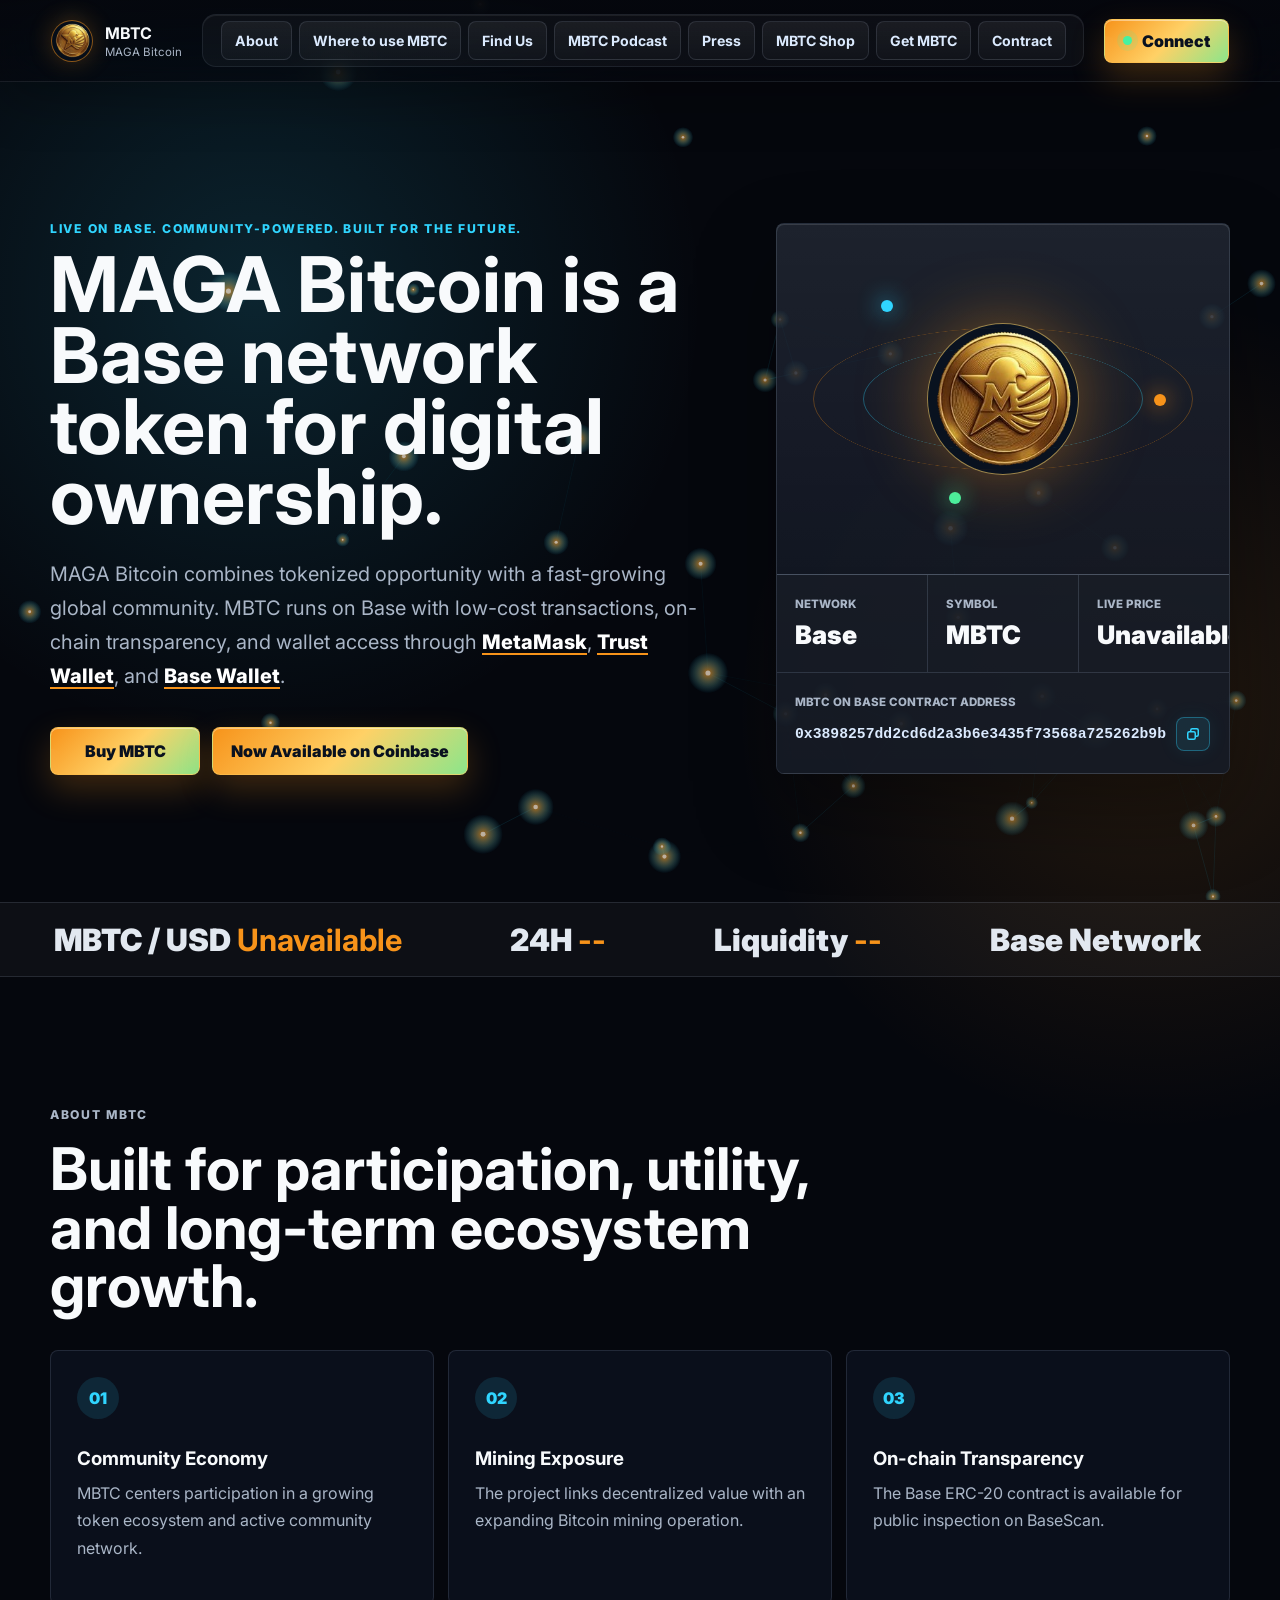
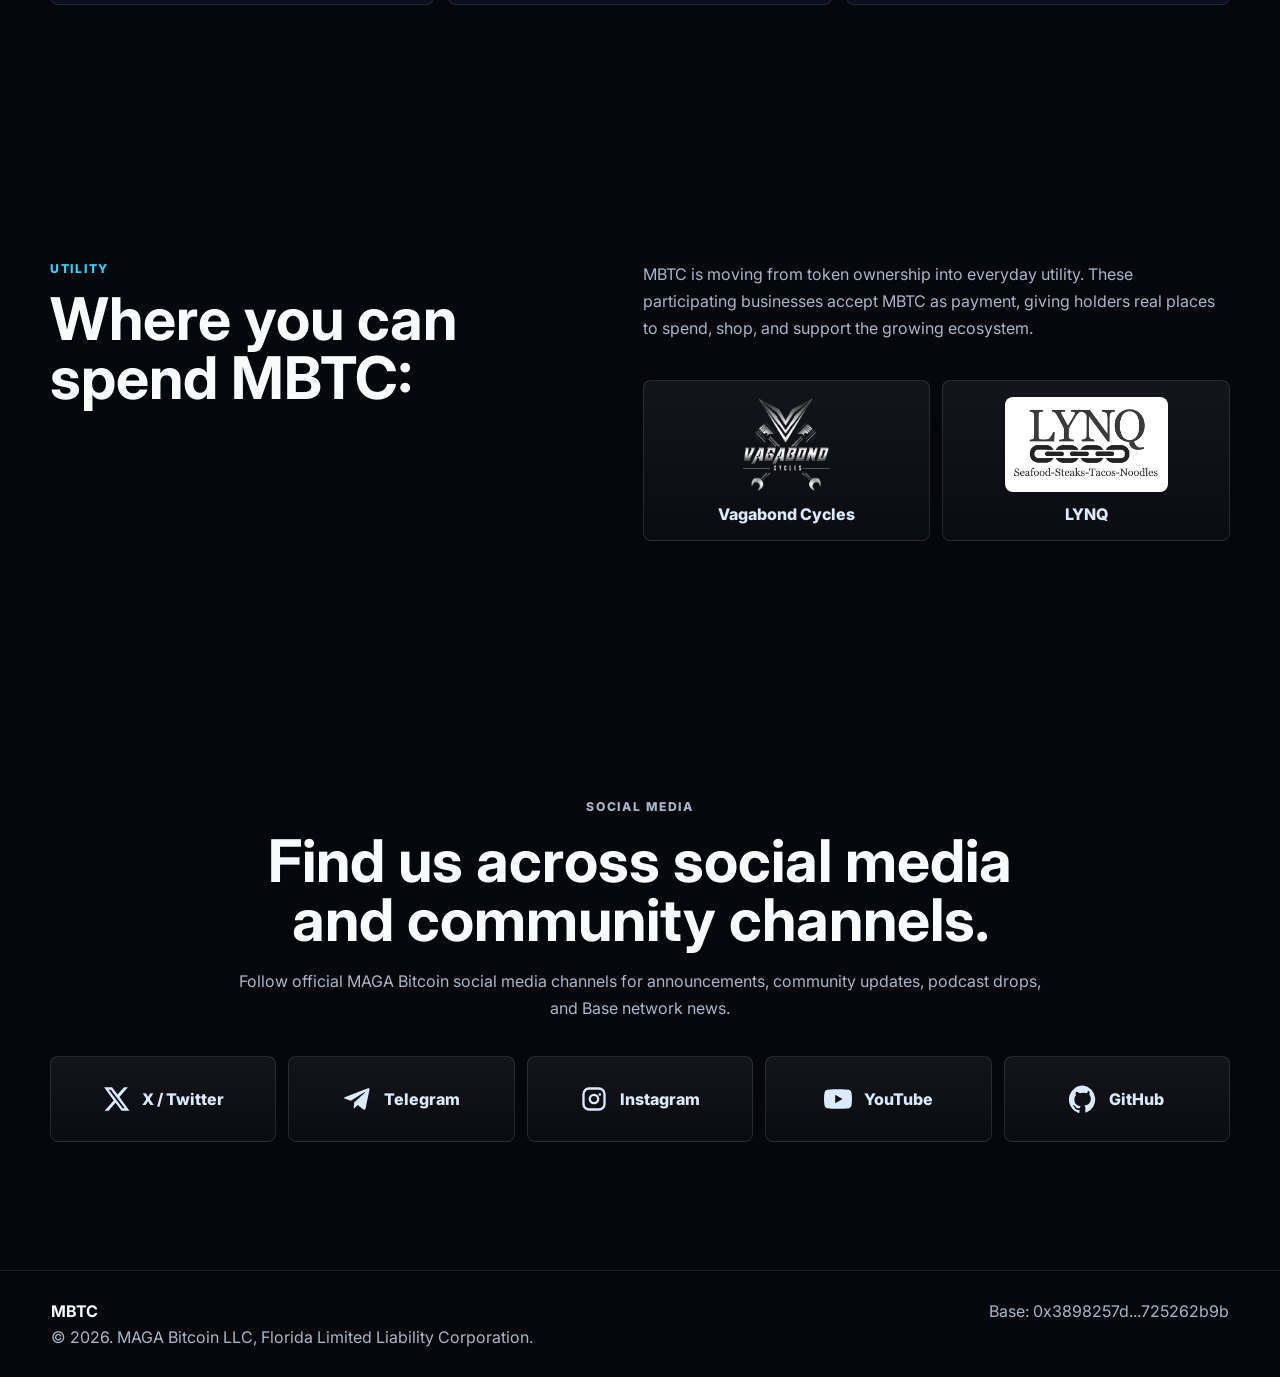
<file: index.html>
<!doctype html>
<html lang="en">
  <head>
    <meta charset="utf-8" />
    <meta name="viewport" content="width=device-width, initial-scale=1" />
    <meta
      name="description"
      content="MAGA Bitcoin (MBTC) is a Base network token built around digital ownership, farming, and on-chain transparency."
    />
    <title>MAGA Bitcoin | MBTC</title>
    <link rel="preconnect" href="https://fonts.googleapis.com" />
    <link rel="preconnect" href="https://fonts.gstatic.com" crossorigin />
    <link
      href="https://fonts.googleapis.com/css2?family=Inter:wght@400;500;600;700;800&display=swap"
      rel="stylesheet"
    />
    <link rel="stylesheet" href="styles.css" />
  </head>
  <body>
    <canvas id="chainCanvas" aria-hidden="true"></canvas>

    <header class="site-header">
      <a class="brand" href="#top" aria-label="MAGA Bitcoin home">
        <span class="brand-mark"><img src="assets/mbtc-logo.png" alt="" aria-hidden="true" /></span>
        <span>
          <strong>MBTC</strong>
          <small>MAGA Bitcoin</small>
        </span>
      </a>

      <button class="menu-toggle" type="button" aria-expanded="false" aria-controls="siteNav">
        <span></span>
        <span></span>
      </button>

      <nav id="siteNav" class="site-nav">
        <a href="#token">About</a>
        <a href="#about">Where to use MBTC</a>
        <a href="#find-us">Find Us</a>
        <a href="podcast.html">MBTC Podcast</a>
        <a href="press.html">Press</a>
        <a href="https://magabitcoin.shop/" target="_blank" rel="noreferrer">MBTC Shop</a>
        <a href="get-mbtc.html">Get MBTC</a>
        <a href="https://basescan.org/token/0x3898257dd2cd6d2a3b6e3435f73568a725262b9b" target="_blank" rel="noreferrer">Contract</a>
      </nav>

      <button class="connect-button" type="button" data-open-wallet>
        <span class="pulse"></span>
        <span data-wallet-label>Connect</span>
      </button>
    </header>

    <main id="top">
      <section class="hero section-shell">
        <div class="hero-copy">
          <p class="eyebrow">Live on Base. Community-powered. Built for the future.</p>
          <h1>MAGA Bitcoin is a Base network token for digital ownership.</h1>
          <p class="hero-text">
            MAGA Bitcoin combines tokenized opportunity with a fast-growing global community.
            MBTC runs on Base with low-cost transactions, on-chain transparency, and wallet access
            through
            <a class="wallet-link" href="https://metamask.io/download" target="_blank" rel="noreferrer">MetaMask</a>,
            <a class="wallet-link" href="https://trustwallet.com/download" target="_blank" rel="noreferrer">Trust Wallet</a>,
            and
            <a class="wallet-link" href="https://www.coinbase.com/wallet/downloads" target="_blank" rel="noreferrer">Base Wallet</a>.
          </p>
          <div class="hero-actions">
            <a class="primary-action" href="get-mbtc.html">Buy MBTC</a>
            <a class="primary-action" href="https://www.coinbase.com/price/maga-bitcoin-base-0x3898257dd2cd6d2a3b6e3435f73568a725262b9b-token" target="_blank" rel="noreferrer">Now Available on Coinbase</a>
          </div>
        </div>

        <div class="hero-panel" aria-label="MBTC token snapshot">
          <div class="orbital">
            <span class="coin-core"><img src="assets/mbtc-logo.png" alt="MAGA Bitcoin logo" /></span>
            <span class="ring ring-one"></span>
            <span class="ring ring-two"></span>
            <span class="node node-one"></span>
            <span class="node node-two"></span>
            <span class="node node-three"></span>
          </div>
          <dl class="metrics">
            <div>
              <dt>Network</dt>
              <dd>Base</dd>
            </div>
            <div>
              <dt>Symbol</dt>
              <dd>MBTC</dd>
            </div>
            <div>
              <dt>Live Price</dt>
              <dd data-price-usd>Loading</dd>
            </div>
            <div class="contract-metric">
              <dt>MBTC on Base Contract Address</dt>
              <dd>
                <code data-contract-address>0x3898257dd2cd6d2a3b6e3435f73568a725262b9b</code>
                <button class="copy-contract" type="button" data-copy-contract aria-label="Copy MBTC contract address">
                  <svg viewBox="0 0 24 24" aria-hidden="true">
                    <path d="M8 7a3 3 0 0 1 3-3h6a3 3 0 0 1 3 3v6a3 3 0 0 1-3 3h-1v1a3 3 0 0 1-3 3H7a3 3 0 0 1-3-3v-6a3 3 0 0 1 3-3h1V7Zm2 1h3a3 3 0 0 1 3 3v3h1a1 1 0 0 0 1-1V7a1 1 0 0 0-1-1h-6a1 1 0 0 0-1 1v1Zm-3 2a1 1 0 0 0-1 1v6a1 1 0 0 0 1 1h6a1 1 0 0 0 1-1v-6a1 1 0 0 0-1-1H7Z" />
                  </svg>
                </button>
              </dd>
            </div>
          </dl>
        </div>
      </section>

      <section class="ticker" aria-label="Live MBTC Base market ticker">
        <div>
          <span>MBTC / USD <strong data-price-usd>Loading</strong></span>
          <span>24H <strong data-price-change>--</strong></span>
          <span>Liquidity <strong data-liquidity>--</strong></span>
          <span>Base Network</span>
          <span>Contract <strong>0x3898257dd2cd6d2a3b6e3435f73568a725262b9b</strong></span>
        </div>
        <div aria-hidden="true">
          <span>MBTC / USD <strong data-price-usd>Loading</strong></span>
          <span>24H <strong data-price-change>--</strong></span>
          <span>Liquidity <strong data-liquidity>--</strong></span>
          <span>Base Network</span>
          <span>Contract <strong>0x3898257dd2cd6d2a3b6e3435f73568a725262b9b</strong></span>
        </div>
      </section>

      <section id="token" class="section-shell token-section">
        <div class="section-heading">
          <p class="eyebrow">About MBTC</p>
          <h2>Built for participation, utility, and long-term ecosystem growth.</h2>
        </div>
        <div class="feature-grid">
          <article>
            <span class="feature-icon">01</span>
            <h3>Community Economy</h3>
            <p>MBTC centers participation in a growing token ecosystem and active community network.</p>
          </article>
          <article>
            <span class="feature-icon">02</span>
            <h3>Mining Exposure</h3>
            <p>The project links decentralized value with an expanding Bitcoin mining operation.</p>
          </article>
          <article>
            <span class="feature-icon">03</span>
            <h3>On-chain Transparency</h3>
            <p>The Base ERC-20 contract is available for public inspection on BaseScan.</p>
          </article>
        </div>
      </section>

      <section id="about" class="section-shell split-section">
        <div>
          <p class="eyebrow">UTILITY</p>
          <h2>Where you can spend MBTC:</h2>
        </div>
        <div class="copy-stack">
          <p>
            MBTC is moving from token ownership into everyday utility. These participating
            businesses accept MBTC as payment, giving holders real places to spend, shop,
            and support the growing ecosystem.
          </p>
          <div class="link-grid merchant-links">
            <a href="https://vagabondcycles.net/" target="_blank" rel="noreferrer" aria-label="Vagabond Cycles">
              <img src="assets/vagabond.webp" alt="Vagabond Cycles logo" />
              <span>Vagabond Cycles</span>
            </a>
            <a href="https://lynq.life/" target="_blank" rel="noreferrer" aria-label="LYNQ">
              <img src="assets/lynq.jpg" alt="LYNQ logo" />
              <span>LYNQ</span>
            </a>
          </div>
        </div>
      </section>

      <section id="find-us" class="section-shell ecosystem-section find-us-section">
        <div class="section-heading">
          <p class="eyebrow">Social Media</p>
          <h2>Find us across social media and community channels.</h2>
          <p>
            Follow official MAGA Bitcoin social media channels for announcements,
            community updates, podcast drops, and Base network news.
          </p>
        </div>
        <div class="ecosystem-actions social-actions" aria-label="Find us on social media">
          <a href="https://x.com/magabitcoinusa" target="_blank" rel="noreferrer" aria-label="Find MAGA Bitcoin on X">
            <svg viewBox="0 0 24 24" aria-hidden="true"><path d="M18.9 2h3.3l-7.2 8.2L23.5 22h-6.7l-5.2-6.8L5.6 22H2.3l7.7-8.8L1.8 2h6.8l4.7 6.2L18.9 2Zm-1.2 17.9h1.8L7.6 4H5.7l12 15.9Z" /></svg>
            <span>X / Twitter</span>
          </a>
          <a href="https://t.me/mbtcofficial" target="_blank" rel="noreferrer" aria-label="Join MAGA Bitcoin on Telegram">
            <svg viewBox="0 0 24 24" aria-hidden="true"><path d="M21.8 4.2 18.5 20c-.2 1.1-.9 1.4-1.8.9l-5-3.7-2.4 2.3c-.3.3-.5.5-1 .5l.4-5.1L18 6.5c.4-.4-.1-.6-.6-.3L5.9 13.4.9 11.8c-1.1-.3-1.1-1.1.2-1.6L20.5 2.8c.9-.3 1.7.2 1.3 1.4Z" /></svg>
            <span>Telegram</span>
          </a>
          <a href="https://www.instagram.com/maga_bitcoin/" target="_blank" rel="noreferrer" aria-label="Find MAGA Bitcoin on Instagram">
            <svg viewBox="0 0 24 24" aria-hidden="true"><path d="M7.8 2h8.4A5.8 5.8 0 0 1 22 7.8v8.4a5.8 5.8 0 0 1-5.8 5.8H7.8A5.8 5.8 0 0 1 2 16.2V7.8A5.8 5.8 0 0 1 7.8 2Zm0 2A3.8 3.8 0 0 0 4 7.8v8.4A3.8 3.8 0 0 0 7.8 20h8.4a3.8 3.8 0 0 0 3.8-3.8V7.8A3.8 3.8 0 0 0 16.2 4H7.8Zm4.2 3.4a4.6 4.6 0 1 1 0 9.2 4.6 4.6 0 0 1 0-9.2Zm0 2a2.6 2.6 0 1 0 0 5.2 2.6 2.6 0 0 0 0-5.2Zm5-2.3a1.1 1.1 0 1 1 0 2.2 1.1 1.1 0 0 1 0-2.2Z" /></svg>
            <span>Instagram</span>
          </a>
          <a href="https://www.youtube.com/@MAGABitcoin" target="_blank" rel="noreferrer" aria-label="Watch MAGA Bitcoin on YouTube">
            <svg viewBox="0 0 24 24" aria-hidden="true"><path d="M23.5 6.2a3 3 0 0 0-2.1-2.1C19.5 3.6 12 3.6 12 3.6s-7.5 0-9.4.5A3 3 0 0 0 .5 6.2 31 31 0 0 0 0 12a31 31 0 0 0 .5 5.8 3 3 0 0 0 2.1 2.1c1.9.5 9.4.5 9.4.5s7.5 0 9.4-.5a3 3 0 0 0 2.1-2.1A31 31 0 0 0 24 12a31 31 0 0 0-.5-5.8ZM9.6 15.6V8.4l6.3 3.6-6.3 3.6Z" /></svg>
            <span>YouTube</span>
          </a>
          <a href="https://github.com/mbtc-network" target="_blank" rel="noreferrer" aria-label="Find MBTC Network on GitHub">
            <svg viewBox="0 0 24 24" aria-hidden="true"><path d="M12 .5A12 12 0 0 0 8.2 23.9c.6.1.8-.3.8-.6v-2.1c-3.3.7-4-1.4-4-1.4-.5-1.3-1.3-1.7-1.3-1.7-1.1-.7.1-.7.1-.7 1.2.1 1.9 1.3 1.9 1.3 1.1 1.9 2.9 1.3 3.6 1 .1-.8.4-1.3.8-1.6-2.7-.3-5.5-1.3-5.5-5.9 0-1.3.5-2.4 1.3-3.2-.1-.3-.6-1.6.1-3.2 0 0 1-.3 3.3 1.2a11.4 11.4 0 0 1 6 0C16.3 4.9 17.3 5.2 17.3 5.2c.7 1.6.2 2.9.1 3.2.8.9 1.3 1.9 1.3 3.2 0 4.6-2.8 5.6-5.5 5.9.4.4.8 1.1.8 2.2v3.3c0 .3.2.7.8.6A12 12 0 0 0 12 .5Z" /></svg>
            <span>GitHub</span>
          </a>
        </div>
      </section>
    </main>

    <footer class="site-footer">
      <div>
        <strong>MBTC</strong>
        <p>© 2026. MAGA Bitcoin LLC, Florida Limited Liability Corporation.</p>
      </div>
      <a href="https://basescan.org/token/0x3898257dd2cd6d2a3b6e3435f73568a725262b9b" target="_blank" rel="noreferrer">
        Base: 0x3898257d...725262b9b
      </a>
    </footer>

    <div class="wallet-modal" data-wallet-modal hidden>
      <div class="wallet-backdrop" data-close-wallet></div>
      <section class="wallet-dialog" role="dialog" aria-modal="true" aria-labelledby="walletTitle">
        <button class="wallet-close" type="button" data-close-wallet aria-label="Close wallet dialog">×</button>
        <p class="eyebrow">Wallet Access</p>
        <h2 id="walletTitle">Connect to MBTC</h2>
        <div class="wallet-list">
          <button type="button" data-wallet="metamask">
            <span>MetaMask</span>
            <small data-wallet-state="metamask">Detecting</small>
          </button>
          <button type="button" data-wallet="trust">
            <span>Trust Wallet</span>
            <small data-wallet-state="trust">Detecting</small>
          </button>
          <button type="button" data-wallet="base">
            <span>Base Wallet</span>
            <small data-wallet-state="base">Detecting</small>
          </button>
        </div>
        <p class="wallet-status" data-wallet-status>Choose a wallet provider installed in this browser.</p>
      </section>
    </div>

    <script src="app.js"></script>
  </body>
</html>
</file>
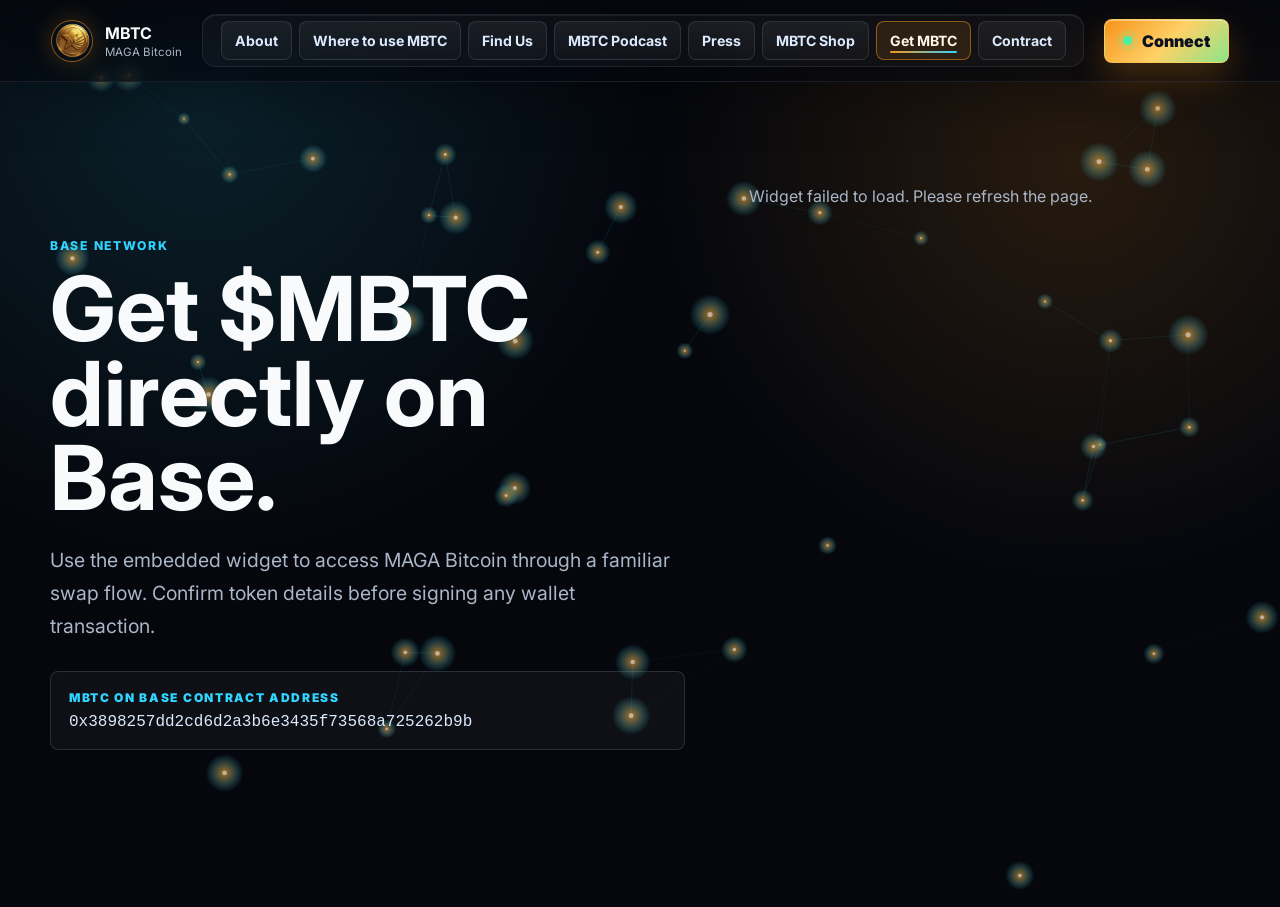
<file: get-mbtc.html>
<!doctype html>
<html lang="en">
  <head>
    <meta charset="utf-8" />
    <meta name="viewport" content="width=device-width, initial-scale=1" />
    <meta
      name="description"
      content="Get MAGA Bitcoin (MBTC) on Base using the embedded swap widget."
    />
    <title>Get $MBTC | MAGA Bitcoin</title>
    <link rel="preconnect" href="https://fonts.googleapis.com" />
    <link rel="preconnect" href="https://fonts.gstatic.com" crossorigin />
    <link
      href="https://fonts.googleapis.com/css2?family=Inter:wght@400;500;600;700;800&display=swap"
      rel="stylesheet"
    />
    <link rel="stylesheet" href="styles.css" />
  </head>
  <body class="get-page">
    <canvas id="chainCanvas" aria-hidden="true"></canvas>

    <header class="site-header">
      <a class="brand" href="index.html#top" aria-label="MAGA Bitcoin home">
        <span class="brand-mark"><img src="assets/mbtc-logo.png" alt="" aria-hidden="true" /></span>
        <span>
          <strong>MBTC</strong>
          <small>MAGA Bitcoin</small>
        </span>
      </a>

      <button class="menu-toggle" type="button" aria-expanded="false" aria-controls="siteNav">
        <span></span>
        <span></span>
      </button>

      <nav id="siteNav" class="site-nav">
        <a href="index.html#token">About</a>
        <a href="index.html#about">Where to use MBTC</a>
        <a href="index.html#find-us">Find Us</a>
        <a href="podcast.html">MBTC Podcast</a>
        <a href="press.html">Press</a>
        <a href="https://magabitcoin.shop/" target="_blank" rel="noreferrer">MBTC Shop</a>
        <a href="get-mbtc.html" aria-current="page">Get MBTC</a>
        <a href="https://basescan.org/token/0x3898257dd2cd6d2a3b6e3435f73568a725262b9b" target="_blank" rel="noreferrer">Contract</a>
      </nav>

      <a class="connect-button" href="index.html#top">
        <span class="pulse"></span>
        <span>Connect</span>
      </a>
    </header>

    <main>
      <section class="get-hero section-shell">
        <div class="get-copy">
          <p class="eyebrow">Base Network</p>
          <h1>Get $MBTC directly on Base.</h1>
          <p>
            Use the embedded widget to access MAGA Bitcoin through a familiar swap flow.
            Confirm token details before signing any wallet transaction.
          </p>
          <div class="get-contract">
            <span>MBTC on Base Contract Address</span>
            <code>0x3898257dd2cd6d2a3b6e3435f73568a725262b9b</code>
          </div>
        </div>

        <div id="mbtc-widget" class="widget-target" aria-label="Get MBTC swap widget">
          <p>Loading widget...</p>
        </div>
      </section>
    </main>

    <script src="https://mobiitz.github.io/widget/widget.js"></script>
    <script src="background.js"></script>
    <script>
      const nav = document.querySelector("#siteNav");
      const menuToggle = document.querySelector(".menu-toggle");
      menuToggle.addEventListener("click", () => {
        const isOpen = nav.classList.toggle("open");
        menuToggle.setAttribute("aria-expanded", String(isOpen));
      });

      window.addEventListener("DOMContentLoaded", () => {
        if (!window.BungeeWidget) {
          document.querySelector("#mbtc-widget").innerHTML = "<p>Widget failed to load. Please refresh the page.</p>";
          return;
        }
        window.BungeeWidget.init({ targetId: "mbtc-widget" });
      });
    </script>
  </body>
</html>
</file>
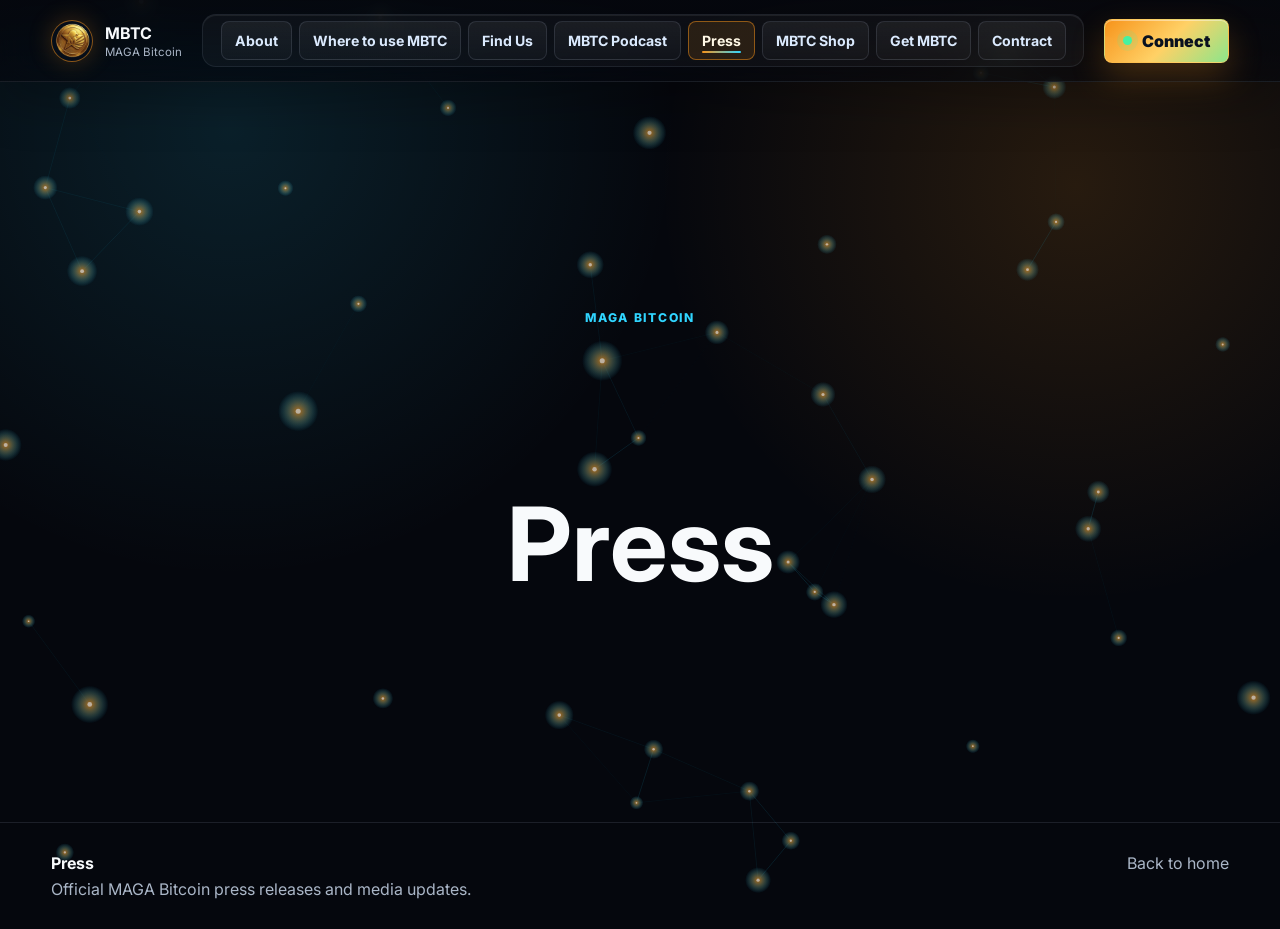
<file: press.html>
<!doctype html>
<html lang="en">
  <head>
    <meta charset="utf-8" />
    <meta name="viewport" content="width=device-width, initial-scale=1" />
    <meta
      name="description"
      content="Press releases and media updates from MAGA Bitcoin (MBTC)."
    />
    <title>Press | MAGA Bitcoin</title>
    <link rel="preconnect" href="https://fonts.googleapis.com" />
    <link rel="preconnect" href="https://fonts.gstatic.com" crossorigin />
    <link
      href="https://fonts.googleapis.com/css2?family=Inter:wght@400;500;600;700;800&display=swap"
      rel="stylesheet"
    />
    <link rel="stylesheet" href="styles.css" />
  </head>
  <body class="press-page">
    <canvas id="chainCanvas" aria-hidden="true"></canvas>

    <header class="site-header">
      <a class="brand" href="index.html#top" aria-label="MAGA Bitcoin home">
        <span class="brand-mark"><img src="assets/mbtc-logo.png" alt="" aria-hidden="true" /></span>
        <span>
          <strong>MBTC</strong>
          <small>MAGA Bitcoin</small>
        </span>
      </a>

      <button class="menu-toggle" type="button" aria-expanded="false" aria-controls="siteNav">
        <span></span>
        <span></span>
      </button>

      <nav id="siteNav" class="site-nav">
        <a href="index.html#token">About</a>
        <a href="index.html#about">Where to use MBTC</a>
        <a href="index.html#find-us">Find Us</a>
        <a href="podcast.html">MBTC Podcast</a>
        <a href="press.html" aria-current="page">Press</a>
        <a href="https://magabitcoin.shop/" target="_blank" rel="noreferrer">MBTC Shop</a>
        <a href="get-mbtc.html">Get MBTC</a>
        <a href="https://basescan.org/token/0x3898257dd2cd6d2a3b6e3435f73568a725262b9b" target="_blank" rel="noreferrer">Contract</a>
      </nav>

      <a class="connect-button" href="index.html#top">
        <span class="pulse"></span>
        <span>Connect</span>
      </a>
    </header>

    <main>
      <section class="press-hero section-shell">
        <p class="eyebrow">MAGA Bitcoin</p>
        <h1>Press</h1>
      </section>
    </main>

    <footer class="site-footer">
      <div>
        <strong>Press</strong>
        <p>Official MAGA Bitcoin press releases and media updates.</p>
      </div>
      <a href="index.html#top">Back to home</a>
    </footer>

    <script src="background.js"></script>
    <script>
      const nav = document.querySelector("#siteNav");
      const menuToggle = document.querySelector(".menu-toggle");
      menuToggle.addEventListener("click", () => {
        const isOpen = nav.classList.toggle("open");
        menuToggle.setAttribute("aria-expanded", String(isOpen));
      });
    </script>
  </body>
</html>
</file>
<file: styles.css>
:root {
  --bg: #05070d;
  --panel: rgba(12, 19, 32, 0.78);
  --panel-strong: rgba(15, 25, 42, 0.94);
  --line: rgba(148, 163, 184, 0.24);
  --text: #f8fafc;
  --muted: #aab6c7;
  --orange: #f7931a;
  --cyan: #30d5ff;
  --green: #44f2a1;
  --red: #ff3d57;
  --radius: 8px;
  color-scheme: dark;
}

* {
  box-sizing: border-box;
}

html {
  scroll-behavior: smooth;
}

body {
  margin: 0;
  min-width: 320px;
  color: var(--text);
  background:
    radial-gradient(circle at 20% 10%, rgba(48, 213, 255, 0.14), transparent 28rem),
    radial-gradient(circle at 90% 24%, rgba(247, 147, 26, 0.13), transparent 26rem),
    var(--bg);
  font-family: Inter, system-ui, -apple-system, BlinkMacSystemFont, "Segoe UI", sans-serif;
  letter-spacing: 0;
}

a {
  color: inherit;
  text-decoration: none;
}

button {
  font: inherit;
}

button,
a {
  -webkit-tap-highlight-color: transparent;
}

#chainCanvas {
  position: fixed;
  inset: 0;
  z-index: -1;
  width: 100%;
  height: 100%;
  opacity: 0.78;
}

.site-header {
  position: sticky;
  top: 0;
  z-index: 20;
  display: grid;
  grid-template-columns: auto 1fr auto;
  align-items: center;
  gap: 20px;
  padding: 14px clamp(18px, 4vw, 56px);
  border-bottom: 1px solid rgba(148, 163, 184, 0.14);
  background: linear-gradient(180deg, rgba(5, 7, 13, 0.92), rgba(5, 7, 13, 0.68));
  backdrop-filter: blur(22px) saturate(150%);
  box-shadow: 0 18px 50px rgba(0, 0, 0, 0.26);
}

.brand {
  display: inline-flex;
  align-items: center;
  gap: 12px;
  min-width: 0;
}

.brand-mark {
  display: grid;
  width: 42px;
  height: 42px;
  place-items: center;
  overflow: hidden;
  border: 1px solid rgba(247, 147, 26, 0.55);
  border-radius: 50%;
  background: rgba(6, 16, 30, 0.72);
  box-shadow: 0 0 24px rgba(247, 147, 26, 0.24);
  transition: border-color 180ms ease, box-shadow 180ms ease, transform 180ms ease;
}

.brand:hover .brand-mark,
.brand:focus-visible .brand-mark {
  border-color: rgba(255, 209, 102, 0.86);
  box-shadow: 0 0 30px rgba(247, 147, 26, 0.38), 0 0 52px rgba(48, 213, 255, 0.12);
  transform: translateY(-1px);
}

.brand-mark img {
  width: 88%;
  height: 88%;
  object-fit: contain;
  display: block;
}

.brand strong,
.brand small {
  display: block;
}

.brand small {
  margin-top: 2px;
  color: var(--muted);
  font-size: 0.72rem;
}

.site-nav {
  display: flex;
  justify-content: center;
  gap: 7px;
  padding: 6px;
  border: 1px solid rgba(148, 163, 184, 0.12);
  border-radius: calc(var(--radius) + 6px);
  background: rgba(255, 255, 255, 0.035);
  box-shadow: inset 0 1px 0 rgba(255, 255, 255, 0.07);
}

.site-nav a,
.secondary-action,
.ecosystem-actions a,
.link-grid a {
  position: relative;
  overflow: hidden;
  border: 1px solid rgba(148, 163, 184, 0.18);
  border-radius: var(--radius);
  background: linear-gradient(180deg, rgba(255, 255, 255, 0.06), rgba(255, 255, 255, 0.025));
  color: #dbeafe;
  transition: border-color 180ms ease, transform 180ms ease, background 180ms ease, box-shadow 180ms ease, color 180ms ease;
}

.site-nav a {
  padding: 10px 13px;
  font-size: 0.88rem;
  font-weight: 700;
  white-space: nowrap;
}

.site-nav a::after {
  content: "";
  position: absolute;
  left: 13px;
  right: 13px;
  bottom: 6px;
  height: 2px;
  border-radius: 999px;
  background: linear-gradient(90deg, var(--orange), var(--cyan));
  opacity: 0;
  transform: scaleX(0.45);
  transition: opacity 180ms ease, transform 180ms ease;
}

.site-nav a:hover,
.site-nav a:focus-visible,
.secondary-action:hover,
.secondary-action:focus-visible,
.ecosystem-actions a:hover,
.ecosystem-actions a:focus-visible,
.link-grid a:hover,
.link-grid a:focus-visible {
  border-color: rgba(48, 213, 255, 0.58);
  background: rgba(48, 213, 255, 0.09);
  box-shadow: 0 12px 30px rgba(48, 213, 255, 0.12);
  transform: translateY(-1px);
}

.site-nav a:hover::after,
.site-nav a:focus-visible::after,
.site-nav a[aria-current="page"]::after {
  opacity: 1;
  transform: scaleX(1);
}

.site-nav a[aria-current="page"] {
  border-color: rgba(247, 147, 26, 0.5);
  background: rgba(247, 147, 26, 0.12);
  color: #fff8e6;
}

.connect-button,
.primary-action {
  display: inline-flex;
  min-height: 44px;
  align-items: center;
  justify-content: center;
  gap: 10px;
  position: relative;
  overflow: hidden;
  border: 1px solid rgba(255, 209, 102, 0.55);
  border-radius: var(--radius);
  background: linear-gradient(135deg, #f7931a 0%, #ffd166 52%, #44f2a1 130%);
  color: #09111f;
  font-weight: 900;
  cursor: pointer;
  box-shadow: 0 14px 34px rgba(247, 147, 26, 0.24), inset 0 1px 0 rgba(255, 255, 255, 0.42);
  transition: border-color 180ms ease, box-shadow 180ms ease, filter 180ms ease, transform 180ms ease;
}

.connect-button::before,
.primary-action::before {
  content: "";
  position: absolute;
  inset: -40% -65%;
  background: linear-gradient(90deg, transparent, rgba(255, 255, 255, 0.58), transparent);
  transform: translateX(-70%) rotate(14deg);
  transition: transform 580ms ease;
}

.connect-button > *,
.primary-action > * {
  position: relative;
  z-index: 1;
}

.connect-button:hover,
.connect-button:focus-visible,
.primary-action:hover,
.primary-action:focus-visible {
  border-color: rgba(255, 236, 179, 0.9);
  box-shadow: 0 18px 42px rgba(247, 147, 26, 0.36), 0 0 36px rgba(247, 147, 26, 0.2), inset 0 1px 0 rgba(255, 255, 255, 0.55);
  filter: saturate(1.08);
  transform: translateY(-2px);
}

.connect-button:hover::before,
.connect-button:focus-visible::before,
.primary-action:hover::before,
.primary-action:focus-visible::before {
  transform: translateX(72%) rotate(14deg);
}

.connect-button:active,
.primary-action:active,
.secondary-action:active,
.ecosystem-actions a:active,
.link-grid a:active {
  transform: translateY(0);
}

.connect-button {
  padding: 0 18px;
}

.pulse {
  width: 9px;
  height: 9px;
  border-radius: 50%;
  background: var(--green);
  box-shadow: 0 0 0 6px rgba(68, 242, 161, 0.14);
  animation: statusPulse 2.4s ease-in-out infinite;
}

.connect-button.connected .pulse {
  background: var(--cyan);
}

.menu-toggle {
  display: none;
  width: 42px;
  height: 42px;
  border: 1px solid var(--line);
  border-radius: var(--radius);
  background: rgba(255, 255, 255, 0.04);
  color: var(--text);
  cursor: pointer;
  transition: border-color 180ms ease, background 180ms ease, box-shadow 180ms ease, transform 180ms ease;
}

.menu-toggle:hover,
.menu-toggle:focus-visible {
  border-color: rgba(48, 213, 255, 0.58);
  background: rgba(48, 213, 255, 0.1);
  box-shadow: 0 0 26px rgba(48, 213, 255, 0.14);
}

.menu-toggle span {
  display: block;
  width: 18px;
  height: 2px;
  margin: 5px auto;
  background: var(--text);
}

.section-shell {
  width: min(1180px, calc(100% - 36px));
  margin: 0 auto;
}

.hero {
  display: grid;
  grid-template-columns: minmax(0, 1.05fr) minmax(320px, 0.72fr);
  min-height: calc(100svh - 80px);
  align-items: center;
  gap: clamp(28px, 5vw, 72px);
  padding: 56px 0 44px;
}

.eyebrow {
  margin: 0 0 14px;
  color: var(--cyan);
  font-size: 0.76rem;
  font-weight: 800;
  letter-spacing: 0.14em;
  text-transform: uppercase;
}

h1,
h2,
h3,
p {
  margin-top: 0;
}

h1 {
  max-width: 820px;
  margin-bottom: 24px;
  font-size: clamp(2.25rem, 6vw, 5.4rem);
  line-height: 0.92;
}

h2 {
  margin-bottom: 18px;
  font-size: clamp(2rem, 4.6vw, 4.5rem);
  line-height: 1;
}

h3 {
  margin-bottom: 10px;
}

.hero-text,
.copy-stack p,
.section-heading p,
.feature-grid p {
  color: var(--muted);
  line-height: 1.7;
}

.hero-text {
  max-width: 700px;
  font-size: clamp(1rem, 1.9vw, 1.25rem);
}

.wallet-link {
  color: #ffffff;
  font-weight: 800;
  text-decoration: underline;
  text-decoration-color: var(--orange);
  text-decoration-thickness: 2px;
  text-underline-offset: 4px;
  transition: color 160ms ease, text-decoration-color 160ms ease;
}

.wallet-link:hover,
.wallet-link:focus-visible {
  color: var(--orange);
  text-decoration-color: #ffffff;
}

.hero-actions {
  display: flex;
  flex-wrap: wrap;
  gap: 12px;
  margin-top: 34px;
}

.primary-action,
.secondary-action {
  min-width: 150px;
  padding: 13px 18px;
}

.hero-panel {
  position: relative;
  min-height: 520px;
  overflow: hidden;
  border: 1px solid rgba(148, 163, 184, 0.2);
  border-radius: var(--radius);
  background:
    linear-gradient(180deg, rgba(255, 255, 255, 0.08), transparent),
    var(--panel);
  box-shadow: inset 0 1px 0 rgba(255, 255, 255, 0.12), 0 34px 80px rgba(0, 0, 0, 0.34);
}

.orbital {
  position: relative;
  display: grid;
  height: 350px;
  place-items: center;
}

.coin-core {
  position: relative;
  z-index: 2;
  display: grid;
  width: 152px;
  height: 152px;
  place-items: center;
  overflow: hidden;
  border: 1px solid rgba(255, 209, 102, 0.6);
  border-radius: 50%;
  background: rgba(6, 16, 30, 0.78);
  box-shadow: 0 0 70px rgba(247, 147, 26, 0.42);
  animation: orbitalGlowPulse 4.8s ease-in-out infinite;
}

.coin-core img {
  width: 94%;
  height: 94%;
  object-fit: contain;
  display: block;
  animation: logoSpinIn 2.8s cubic-bezier(0.12, 0.82, 0.18, 1) 220ms both;
}

.ring {
  position: absolute;
  border: 1px solid rgba(48, 213, 255, 0.35);
  border-radius: 50%;
  transform: rotateX(68deg);
}

.ring-one {
  width: 280px;
  height: 280px;
  animation: spin 18s linear infinite;
}

.ring-two {
  width: 380px;
  height: 380px;
  border-color: rgba(247, 147, 26, 0.3);
  animation: spin 26s linear infinite reverse;
}

.node {
  position: absolute;
  width: 12px;
  height: 12px;
  border-radius: 50%;
  background: var(--cyan);
  box-shadow: 0 0 22px var(--cyan);
}

.node-one {
  top: 76px;
  left: 23%;
}

.node-two {
  top: 170px;
  right: 14%;
  background: var(--orange);
  box-shadow: 0 0 22px var(--orange);
}

.node-three {
  bottom: 70px;
  left: 38%;
  background: var(--green);
  box-shadow: 0 0 22px var(--green);
}

.metrics {
  position: relative;
  z-index: 2;
  display: grid;
  grid-template-columns: repeat(3, 1fr);
  gap: 1px;
  margin: 0;
  border-top: 1px solid var(--line);
  background: var(--line);
}

.metrics div {
  min-width: 0;
  padding: 22px 18px;
  background: rgba(5, 7, 13, 0.56);
}

.metrics dt {
  color: var(--muted);
  font-size: 0.72rem;
  font-weight: 800;
  text-transform: uppercase;
}

.metrics dd {
  margin: 8px 0 0;
  font-size: clamp(1.15rem, 2vw, 1.6rem);
  font-weight: 900;
}


.contract-metric {
  grid-column: 1 / -1;
}

.contract-metric dd {
  display: flex;
  min-width: 0;
  align-items: center;
  gap: 10px;
  flex-wrap: wrap;
}

.contract-metric code {
  min-width: 0;
  color: #dbeafe;
  font-family: ui-monospace, SFMono-Regular, Menlo, Monaco, Consolas, "Liberation Mono", monospace;
  font-size: clamp(0.72rem, 1.15vw, 0.92rem);
  overflow-wrap: anywhere;
  word-break: break-word;
}

.copy-contract {
  display: inline-grid;
  flex: 0 0 auto;
  width: 34px;
  height: 34px;
  place-items: center;
  border: 1px solid rgba(48, 213, 255, 0.35);
  border-radius: var(--radius);
  background: rgba(48, 213, 255, 0.1);
  color: var(--cyan);
  cursor: pointer;
  box-shadow: 0 0 20px rgba(48, 213, 255, 0.08);
  transition: border-color 180ms ease, background 180ms ease, box-shadow 180ms ease, color 180ms ease, transform 180ms ease;
}

.copy-contract:hover,
.copy-contract:focus-visible {
  border-color: rgba(48, 213, 255, 0.72);
  background: rgba(48, 213, 255, 0.16);
  box-shadow: 0 0 28px rgba(48, 213, 255, 0.18);
  transform: translateY(-1px);
}

.copy-contract svg {
  width: 18px;
  height: 18px;
  fill: currentColor;
}

.copy-contract.copied {
  border-color: rgba(68, 242, 161, 0.6);
  color: var(--green);
}

.ticker {
  display: flex;
  overflow: hidden;
  border-block: 1px solid rgba(148, 163, 184, 0.18);
  background: rgba(255, 255, 255, 0.035);
}

.ticker div {
  display: flex;
  min-width: max-content;
  animation: marquee 24s linear infinite;
}

.ticker span {
  display: block;
  padding: 18px clamp(22px, 5vw, 54px);
  color: #e2e8f0;
  font-size: clamp(1.15rem, 2.4vw, 2rem);
  font-weight: 900;
  white-space: nowrap;
}

.ticker strong {
  color: var(--orange);
}

.split-section,
.token-section,
.ecosystem-section {
  padding: clamp(70px, 10vw, 132px) 0;
}

.split-section {
  display: grid;
  grid-template-columns: 0.9fr 1fr;
  gap: clamp(28px, 5vw, 72px);
}

.copy-stack {
  display: grid;
  gap: 22px;
}

.link-grid,
.ecosystem-actions {
  display: grid;
  grid-template-columns: repeat(3, 1fr);
  gap: 12px;
}

.link-grid a,
.ecosystem-actions a {
  padding: 16px;
  font-weight: 800;
}

.merchant-links {
  grid-template-columns: repeat(2, minmax(0, 1fr));
}

.merchant-links a {
  display: grid;
  place-items: center;
  gap: 12px;
  min-height: 148px;
  text-align: center;
}

.merchant-links img {
  display: block;
  max-width: min(238px, 100%);
  max-height: 95px;
  width: auto;
  height: auto;
  object-fit: contain;
  border-radius: 8px;
}

.section-heading {
  max-width: 820px;
  margin-bottom: 34px;
}

.feature-grid {
  display: grid;
  grid-template-columns: repeat(3, 1fr);
  gap: 14px;
}

.feature-grid article {
  border: 1px solid rgba(148, 163, 184, 0.18);
  border-radius: var(--radius);
  background: var(--panel);
}

.feature-grid article {
  padding: 26px;
}

.feature-icon {
  display: inline-grid;
  width: 42px;
  height: 42px;
  margin-bottom: 28px;
  place-items: center;
  border-radius: 50%;
  background: rgba(48, 213, 255, 0.12);
  color: var(--cyan);
  font-weight: 900;
}

.ecosystem-section {
  text-align: center;
}

.ecosystem-section .section-heading {
  margin-inline: auto;
}

.ecosystem-actions {
  grid-template-columns: repeat(5, 1fr);
}

.social-actions a {
  display: flex;
  min-height: 86px;
  align-items: center;
  justify-content: center;
  gap: 12px;
  text-align: left;
}

.social-actions svg {
  width: 28px;
  height: 28px;
  flex: 0 0 auto;
  fill: currentColor;
}

.social-actions span {
  min-width: 0;
}

.find-us-section .section-heading p:not(.eyebrow) {
  margin-inline: auto;
}

.site-footer {
  display: flex;
  justify-content: space-between;
  gap: 24px;
  padding: 30px clamp(18px, 4vw, 56px);
  border-top: 1px solid rgba(148, 163, 184, 0.16);
  color: var(--muted);
}

.site-footer strong {
  color: var(--text);
}

.site-footer p {
  margin: 6px 0 0;
}

.wallet-modal[hidden] {
  display: none;
}

.wallet-modal {
  position: fixed;
  inset: 0;
  z-index: 50;
  display: grid;
  place-items: center;
  padding: 18px;
}

.wallet-backdrop {
  position: absolute;
  inset: 0;
  background: rgba(1, 5, 12, 0.72);
  backdrop-filter: blur(14px);
}

.wallet-dialog {
  position: relative;
  z-index: 1;
  width: min(440px, 100%);
  border: 1px solid rgba(148, 163, 184, 0.24);
  border-radius: var(--radius);
  background: var(--panel-strong);
  padding: 26px;
  box-shadow: 0 30px 90px rgba(0, 0, 0, 0.46);
}

.wallet-dialog h2 {
  font-size: 2rem;
}

.wallet-close {
  position: absolute;
  top: 14px;
  right: 14px;
  width: 36px;
  height: 36px;
  border: 1px solid var(--line);
  border-radius: 50%;
  background: rgba(255, 255, 255, 0.06);
  color: var(--text);
  cursor: pointer;
  transition: border-color 180ms ease, background 180ms ease, box-shadow 180ms ease, transform 180ms ease;
}

.wallet-close:hover,
.wallet-close:focus-visible {
  border-color: rgba(247, 147, 26, 0.62);
  background: rgba(247, 147, 26, 0.12);
  box-shadow: 0 0 28px rgba(247, 147, 26, 0.18);
  transform: rotate(90deg);
}

.wallet-list {
  display: grid;
  gap: 10px;
}

.wallet-list button {
  display: flex;
  min-height: 58px;
  align-items: center;
  justify-content: space-between;
  border: 1px solid var(--line);
  border-radius: var(--radius);
  background: linear-gradient(180deg, rgba(255, 255, 255, 0.07), rgba(255, 255, 255, 0.035));
  color: var(--text);
  cursor: pointer;
  transition: border-color 180ms ease, background 180ms ease, box-shadow 180ms ease, transform 180ms ease;
}

.wallet-list button:hover,
.wallet-list button:focus-visible {
  border-color: rgba(48, 213, 255, 0.62);
  background: rgba(48, 213, 255, 0.09);
  box-shadow: 0 14px 34px rgba(48, 213, 255, 0.12);
  transform: translateY(-1px);
}

.wallet-list span {
  padding-left: 16px;
  font-weight: 800;
}

.wallet-list small {
  margin-right: 16px;
  color: var(--muted);
}

.wallet-list button.available small {
  color: var(--green);
}

.wallet-status {
  min-height: 24px;
  margin: 18px 0 0;
  color: var(--muted);
  line-height: 1.5;
}

a:focus-visible,
button:focus-visible {
  outline: 2px solid rgba(48, 213, 255, 0.9);
  outline-offset: 3px;
}

@keyframes statusPulse {
  0%,
  100% {
    box-shadow: 0 0 0 6px rgba(68, 242, 161, 0.12), 0 0 18px rgba(68, 242, 161, 0.22);
  }

  50% {
    box-shadow: 0 0 0 9px rgba(68, 242, 161, 0.05), 0 0 28px rgba(68, 242, 161, 0.32);
  }
}

@keyframes marquee {
  to {
    transform: translateX(-100%);
  }
}

@keyframes spin {
  to {
    transform: rotateX(68deg) rotateZ(360deg);
  }
}

@keyframes logoSpinIn {
  0% {
    transform: rotate(-1080deg) scale(0.92);
  }

  68% {
    transform: rotate(36deg) scale(1.02);
  }

  100% {
    transform: rotate(0deg) scale(1);
  }
}

@keyframes orbitalGlowPulse {
  0%,
  100% {
    box-shadow: 0 0 58px rgba(247, 147, 26, 0.34), 0 0 110px rgba(247, 147, 26, 0.14);
  }

  50% {
    box-shadow: 0 0 82px rgba(247, 147, 26, 0.48), 0 0 140px rgba(247, 147, 26, 0.2);
  }
}

@media (prefers-reduced-motion: reduce) {
  *,
  *::before,
  *::after {
    scroll-behavior: auto !important;
    animation-duration: 0.01ms !important;
    animation-iteration-count: 1 !important;
    transition-duration: 0.01ms !important;
  }
}

@media (max-width: 1180px) and (min-width: 931px) {
  .site-header {
    gap: 12px;
    padding-inline: 18px;
  }

  .site-nav {
    gap: 4px;
    padding: 5px;
  }

  .site-nav a {
    padding: 9px 9px;
    font-size: 0.78rem;
  }

  .connect-button {
    padding-inline: 14px;
  }
}

@media (max-width: 930px) {
  .site-header {
    grid-template-columns: auto auto auto;
  }

  .menu-toggle {
    display: block;
    justify-self: end;
  }

  .site-nav {
    position: absolute;
    top: calc(100% + 10px);
    left: 18px;
    right: 18px;
    display: grid;
    grid-template-columns: 1fr;
    padding: 10px;
    border: 1px solid rgba(148, 163, 184, 0.2);
    border-radius: calc(var(--radius) + 6px);
    background: rgba(5, 7, 13, 0.96);
    box-shadow: 0 24px 70px rgba(0, 0, 0, 0.42);
    opacity: 0;
    pointer-events: none;
    transform: translateY(-8px) scale(0.98);
    transform-origin: top;
    transition: opacity 180ms ease, transform 180ms ease;
  }

  .site-nav.open {
    opacity: 1;
    pointer-events: auto;
    transform: translateY(0) scale(1);
  }

  .hero,
  .split-section {
    grid-template-columns: 1fr;
  }

  .hero {
    min-height: auto;
  }

  .hero-panel {
    min-height: 460px;
  }
}

@media (max-width: 680px) {
  .site-header {
    gap: 10px;
    padding: 14px 18px;
  }

  .brand small {
    display: none;
  }

  .connect-button {
    min-width: 44px;
    padding: 0 12px;
  }

  .hero-actions,
  .site-footer {
    flex-direction: column;
  }

  .metrics,
  .feature-grid,
  .link-grid,
  .ecosystem-actions {
    grid-template-columns: 1fr;
  }

  .contract-metric {
    grid-column: 1 / -1;
  }

  .hero-panel {
    min-height: 420px;
  }
}

.podcast-page {
  background:
    radial-gradient(circle at 18% 8%, rgba(48, 213, 255, 0.12), transparent 28rem),
    radial-gradient(circle at 82% 18%, rgba(247, 147, 26, 0.12), transparent 26rem),
    var(--bg);
}

.podcast-hero {
  padding: clamp(70px, 10vw, 128px) 0 42px;
}

.podcast-hero h1 {
  max-width: 980px;
  margin-bottom: 22px;
  font-size: clamp(3rem, 7vw, 6.8rem);
  line-height: 0.94;
}

.podcast-hero p:not(.eyebrow) {
  max-width: 760px;
  margin-bottom: 28px;
  color: var(--muted);
  font-size: clamp(1rem, 1.8vw, 1.18rem);
  line-height: 1.7;
}

.podcast-grid {
  display: grid;
  gap: 28px;
  padding: 28px 0 clamp(80px, 10vw, 132px);
}

.podcast-card {
  display: grid;
  grid-template-columns: minmax(0, 1.05fr) minmax(300px, 0.85fr);
  overflow: hidden;
  border: 1px solid rgba(148, 163, 184, 0.18);
  border-radius: var(--radius);
  background: var(--panel);
  box-shadow: 0 26px 70px rgba(0, 0, 0, 0.22);
}

.podcast-video {
  position: relative;
  min-height: 320px;
  overflow: hidden;
  background: #020617;
}

.podcast-video iframe,
.video-thumb {
  position: absolute;
  inset: 0;
  width: 100%;
  height: 100%;
  border: 0;
}

.video-thumb {
  display: block;
  padding: 0;
  background: #020617;
  color: var(--text);
  cursor: pointer;
}

.video-thumb::after {
  content: "";
  position: absolute;
  inset: 0;
  z-index: 1;
  background: radial-gradient(circle at 50% 50%, rgba(247, 147, 26, 0.26), transparent 30%), linear-gradient(180deg, transparent, rgba(2, 6, 23, 0.55));
  opacity: 0.7;
  transition: opacity 220ms ease;
}

.video-thumb:hover::after,
.video-thumb:focus-visible::after {
  opacity: 0.96;
}

.video-thumb img {
  width: 100%;
  height: 100%;
  object-fit: cover;
  opacity: 0.72;
  transition: opacity 180ms ease, transform 240ms ease;
}

.video-thumb:hover img,
.video-thumb:focus-visible img {
  opacity: 0.9;
  transform: scale(1.025);
}

.play-icon {
  position: absolute;
  top: 50%;
  left: 50%;
  width: 74px;
  height: 74px;
  border: 1px solid rgba(255, 255, 255, 0.72);
  border-radius: 50%;
  z-index: 2;
  background: linear-gradient(135deg, var(--orange), #ffd166);
  box-shadow: 0 18px 38px rgba(0, 0, 0, 0.35), 0 0 36px rgba(247, 147, 26, 0.28);
  transform: translate(-50%, -50%);
  transition: border-color 180ms ease, box-shadow 180ms ease, transform 180ms ease;
}

.video-thumb:hover .play-icon,
.video-thumb:focus-visible .play-icon {
  border-color: rgba(255, 255, 255, 0.9);
  box-shadow: 0 22px 46px rgba(0, 0, 0, 0.42), 0 0 52px rgba(247, 147, 26, 0.44);
  transform: translate(-50%, -50%) scale(1.06);
}

.play-icon::before {
  content: "";
  position: absolute;
  top: 50%;
  left: 52%;
  border-block: 14px solid transparent;
  border-left: 22px solid #08111f;
  transform: translate(-35%, -50%);
}

.watch-label,
.youtube-fallback {
  position: absolute;
  z-index: 2;
  border-radius: var(--radius);
  font-weight: 900;
}

.watch-label {
  left: 18px;
  bottom: 18px;
  padding: 10px 12px;
  background: rgba(5, 7, 13, 0.74);
  color: #fff;
}

.youtube-fallback {
  right: 18px;
  bottom: 18px;
  padding: 10px 12px;
  background: rgba(48, 213, 255, 0.14);
  color: #dff7ff;
  transition: background 180ms ease, box-shadow 180ms ease, transform 180ms ease;
}

.youtube-fallback:hover,
.youtube-fallback:focus-visible {
  background: rgba(48, 213, 255, 0.24);
  box-shadow: 0 0 28px rgba(48, 213, 255, 0.18);
  transform: translateY(-1px);
}

.podcast-copy {
  min-width: 0;
  padding: clamp(22px, 3vw, 34px);
}

.episode-label {
  margin-bottom: 12px;
  color: var(--cyan);
  font-size: 0.76rem;
  font-weight: 900;
  letter-spacing: 0.14em;
  text-transform: uppercase;
}

.podcast-copy h2 {
  margin-bottom: 18px;
  font-size: clamp(1.45rem, 2.6vw, 2.4rem);
  line-height: 1.08;
}

.video-description {
  max-height: 360px;
  overflow: auto;
  padding-right: 8px;
  color: var(--muted);
  line-height: 1.68;
}

.video-description p {
  margin-bottom: 16px;
}

.video-description a {
  color: var(--cyan);
}

@media (max-width: 930px) {
  .podcast-card {
    grid-template-columns: 1fr;
  }

  .podcast-video {
    min-height: auto;
    aspect-ratio: 16 / 9;
  }
}

@media (max-width: 680px) {
  .podcast-hero {
    padding-top: 52px;
  }

  .video-description {
    max-height: none;
  }
}

.press-page {
  background:
    radial-gradient(circle at 18% 14%, rgba(48, 213, 255, 0.12), transparent 28rem),
    radial-gradient(circle at 84% 20%, rgba(247, 147, 26, 0.14), transparent 26rem),
    var(--bg);
}

.press-hero {
  display: grid;
  min-height: calc(100svh - 160px);
  place-items: center;
  padding: clamp(80px, 12vw, 150px) 0;
  text-align: center;
}

.press-hero h1 {
  margin-bottom: 0;
  font-size: clamp(3rem, 8vw, 7rem);
  line-height: 0.95;
}

.get-page {
  background:
    radial-gradient(circle at 16% 12%, rgba(48, 213, 255, 0.12), transparent 28rem),
    radial-gradient(circle at 84% 18%, rgba(247, 147, 26, 0.14), transparent 26rem),
    var(--bg);
}

.get-hero {
  display: grid;
  grid-template-columns: minmax(0, 0.95fr) minmax(360px, 0.72fr);
  min-height: calc(100svh - 80px);
  align-items: center;
  gap: clamp(28px, 5vw, 72px);
  padding: clamp(58px, 8vw, 104px) 0;
}

.get-copy h1 {
  max-width: 850px;
  margin-bottom: 24px;
  font-size: clamp(3rem, 7vw, 6.6rem);
  line-height: 0.94;
}

.get-copy p:not(.eyebrow) {
  max-width: 720px;
  color: var(--muted);
  font-size: clamp(1rem, 1.8vw, 1.22rem);
  line-height: 1.7;
}

.get-contract {
  display: grid;
  max-width: 690px;
  gap: 8px;
  margin-top: 28px;
  padding: 18px;
  border: 1px solid rgba(148, 163, 184, 0.2);
  border-radius: var(--radius);
  background: rgba(255, 255, 255, 0.04);
}

.get-contract span {
  color: var(--cyan);
  font-size: 0.75rem;
  font-weight: 900;
  letter-spacing: 0.14em;
  text-transform: uppercase;
}

.get-contract code {
  overflow-wrap: anywhere;
  color: #dbeafe;
  font-family: ui-monospace, SFMono-Regular, Menlo, Monaco, Consolas, "Liberation Mono", monospace;
}

.widget-target {
  min-height: 620px;
}

.widget-target > p {
  color: var(--muted);
  line-height: 1.6;
}

@media (max-width: 930px) {
  .get-hero {
    grid-template-columns: 1fr;
    min-height: auto;
  }
}

@media (max-width: 680px) {
  .widget-target {
    min-height: 560px;
  }

}
</file>
